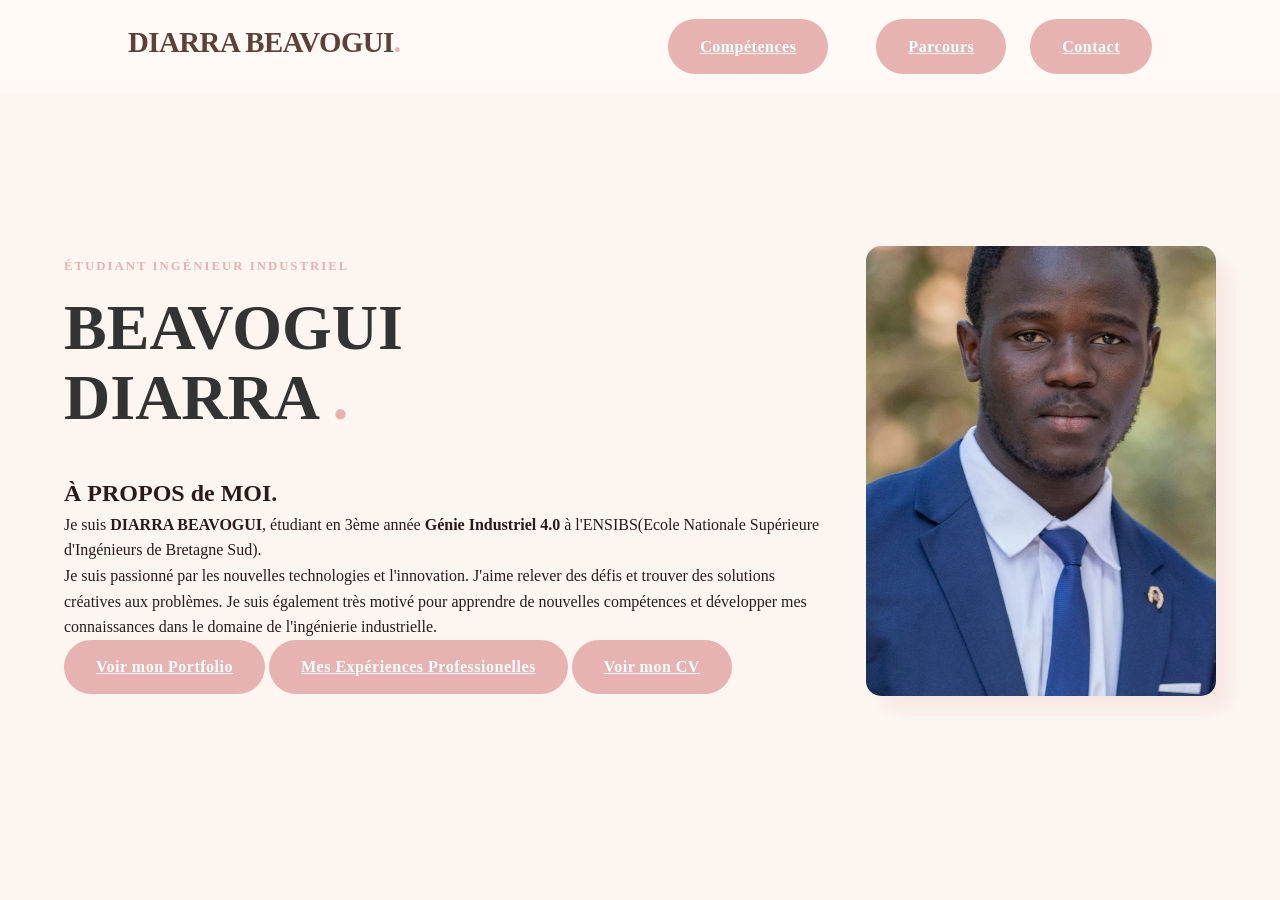
<file: index.html>
<!DOCTYPE html>
<html lang="fr">
<head>
    <title> DIARRA_BEAVOGUI_Portfolio</title>
    <link rel="stylesheet" href="style.css">
</head>
<body>
    <nav class="menu-principal">
        <div class="logo">DIARRA BEAVOGUI<span class="point-logo">.</span></div>        
        <ul class="liens-navigation">
            <li><a href="competences.html"  class= "bouton bouton-rose">Compétences</a></li>
            <li class="separateur">  </li>
            <li><a href="parcours.html"  class= "bouton bouton-rose">Parcours</a></li>
            <li><a href="contact.html" class= "bouton bouton-rose">Contact</a></li>
        </ul>
    </nav>
    <header class="en-tete-accueil">
        <div class="container disposition-accueil">
            <div class="texte-accueil">
                <p class="sous-titre">Étudiant Ingénieur Industriel</p>
                <h1>BEAVOGUI <br> DIARRA <span class="point-logo">.</span></h1>
                <p class="description" style="margin-bottom: 2.5rem; font-size: 1.1rem; line-height: 1.6;">
                    <h2>À PROPOS de MOI.</h2>
                    Je suis  <strong>DIARRA BEAVOGUI</strong>, étudiant en 3ème année  <strong> Génie Industriel 4.0</strong> à l'ENSIBS(Ecole Nationale Supérieure d'Ingénieurs de Bretagne Sud).<br> 
                    Je suis passionné par les nouvelles technologies et l'innovation.
                    J'aime relever des défis et trouver des solutions créatives aux problèmes. Je suis également très motivé pour apprendre de nouvelles
                    compétences et développer mes connaissances dans le domaine de l'ingénierie industrielle.
                </p>
                <div class="groupe-boutons">
                    <a href="Portfolio.html" class="bouton bouton-rose">Voir mon Portfolio</a>
                    <a href="Experience.html" class="bouton bouton-rose"> Mes Expériences Professionelles  </a>
                    <a href= "DIARRA_BEAVOGUI_CV_alternance.pdf" class="bouton bouton-rose">Voir mon CV</a>
                </div>
            </div>
            <div class="image-accueil">
                 <img src="photo_de_Diarra_Beavogui.jpg" alt="DIARRA BEAVOGUI">
            </div>
        </div>
    </header>
</body>
</html>
</file>
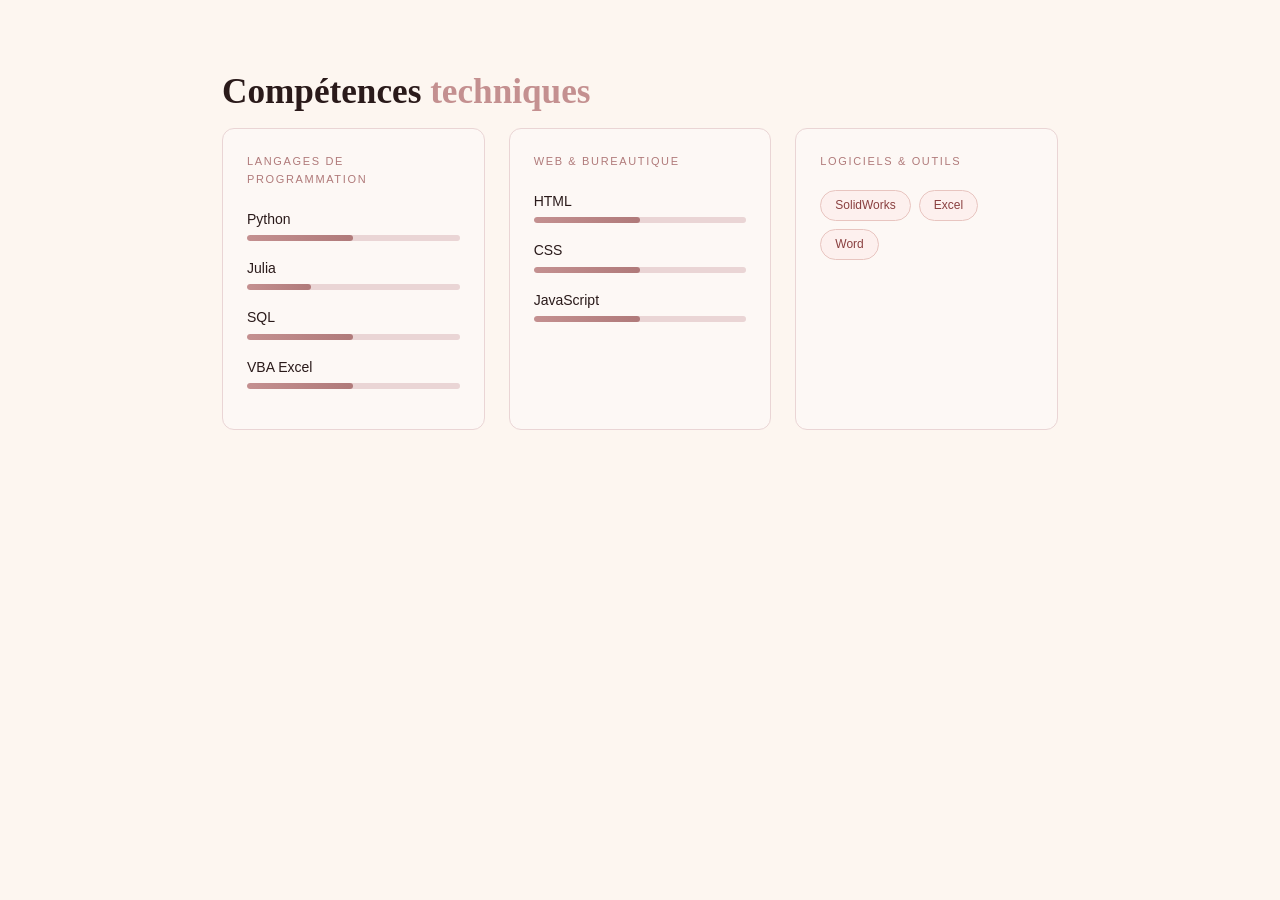
<file: competences.html>
<!DOCTYPE html>
<html lang="fr">
<head>
  <meta charset="UTF-8" />
  <meta name="viewport" content="width=device-width, initial-scale=1.0"/>
  <title>Compétences – Diarra Beavogui</title>
    <link rel="stylesheet" href="style.css" />
</head>
<body>
  <section class="competences">

    <h1 class="section-title">Compétences <span>techniques</span></h1>
    <div class="categories">

      <div class="cat-card">
        <p class="cat-title">Langages de programmation</p>

        <div class="skill-row">
          <div class="skill-name">Python </span></div>
          <div class="bar-bg"><div class="bar-fill" style="width: 50%;"></div></div>
        </div>

        <div class="skill-row">
          <div class="skill-name">Julia  </span></div>
          <div class="bar-bg"><div class="bar-fill" style="width: 30%;"></div></div>
        </div>

        <div class="skill-row">
          <div class="skill-name">SQL </div>
          <div class="bar-bg"><div class="bar-fill" style="width: 50%;"></div></div>
        </div>
        <div class="skill-row">
          <div class="skill-name">VBA Excel </span></div>
          <div class="bar-bg"><div class="bar-fill" style="width: 50%;"></div></div>
        </div>
      </div>

      <div class="cat-card">
        <p class="cat-title">Web & Bureautique</p>

        <div class="skill-row">
          <div class="skill-name">HTML </div>
          <div class="bar-bg"><div class="bar-fill" style="width: 50%;"></div></div>
        </div>

        <div class="skill-row">
          <div class="skill-name">CSS  </div>
          <div class="bar-bg"><div class="bar-fill" style="width: 50%;"></div></div>
        </div>

        <div class="skill-row">
          <div class="skill-name">JavaScript  </span></div>
          <div class="bar-bg"><div class="bar-fill" style="width: 50%;"></div></div>
        </div>
      </div>

      <div class="cat-card">
        <p class="cat-title">Logiciels & Outils</p>
        <div class="badge-row">
          <span class="badge">SolidWorks</span>
          <span class="badge">Excel</span>
          <span class="badge">Word</span>
        </div>
      </div>
    </div>
  </section>

</body>
</html>
</file>
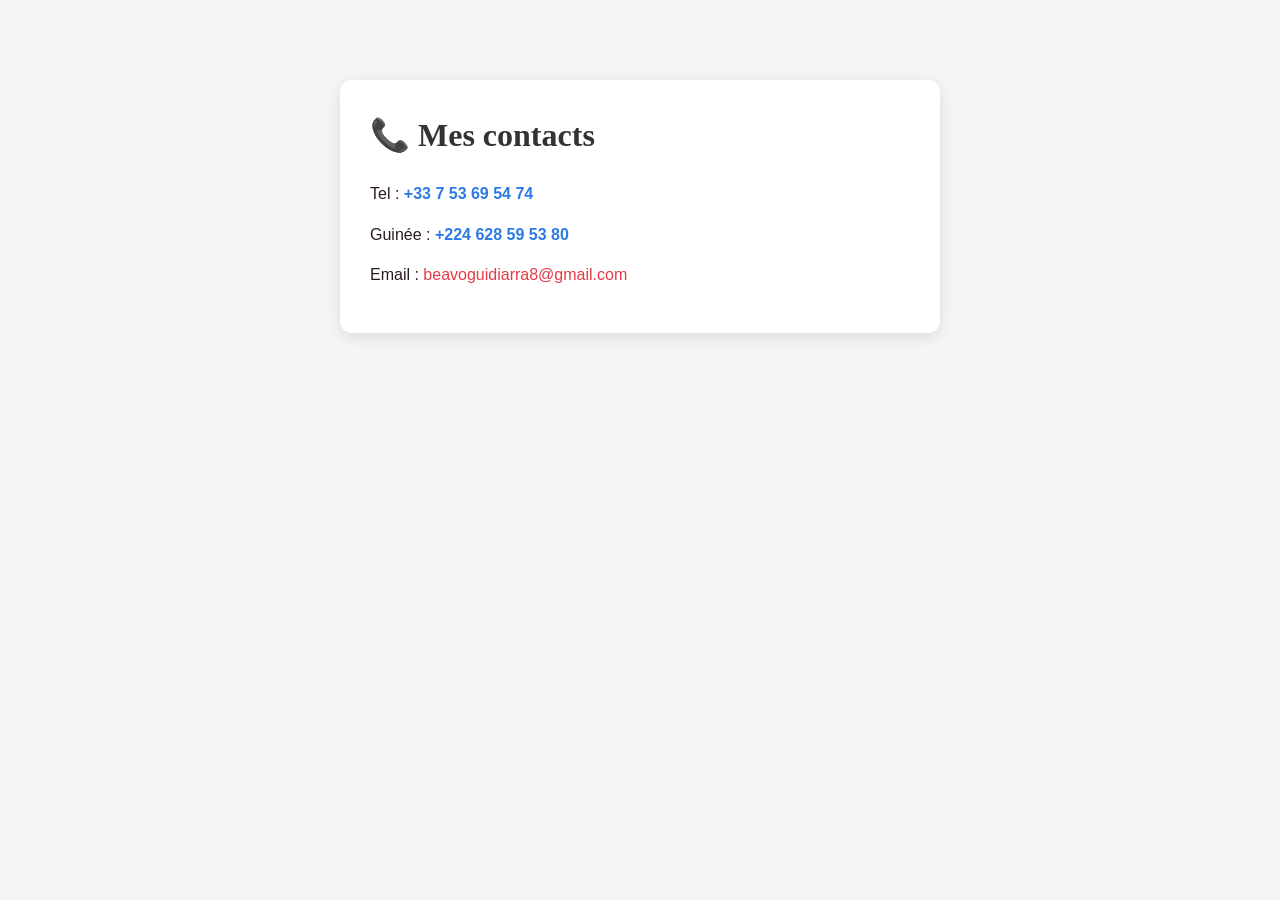
<file: contact.html>
<!DOCTYPE html>
<html>
    <head>
        <title>Me contacter</title>
        <link rel="stylesheet" href="style.css">
    </head>
    <body class="contact">
        <div class="container-contact">
            <h1>📞 Mes contacts</h1>
            <div class="contact-item">
                Tel : <span class="phone">+33 7 53 69 54 74</span>
            </div>

            <div class="contact-item">
                Guinée : <span class="phone">+224 628 59 53 80</span>
            </div>
            <div class="contact-item">
               Email : 
                <a href="mailto:beavoguidiarra8@gmail.com" class="email">
                   beavoguidiarra8@gmail.com
                </a>
           </div>
        </div>

    </body>
</html>
</file>
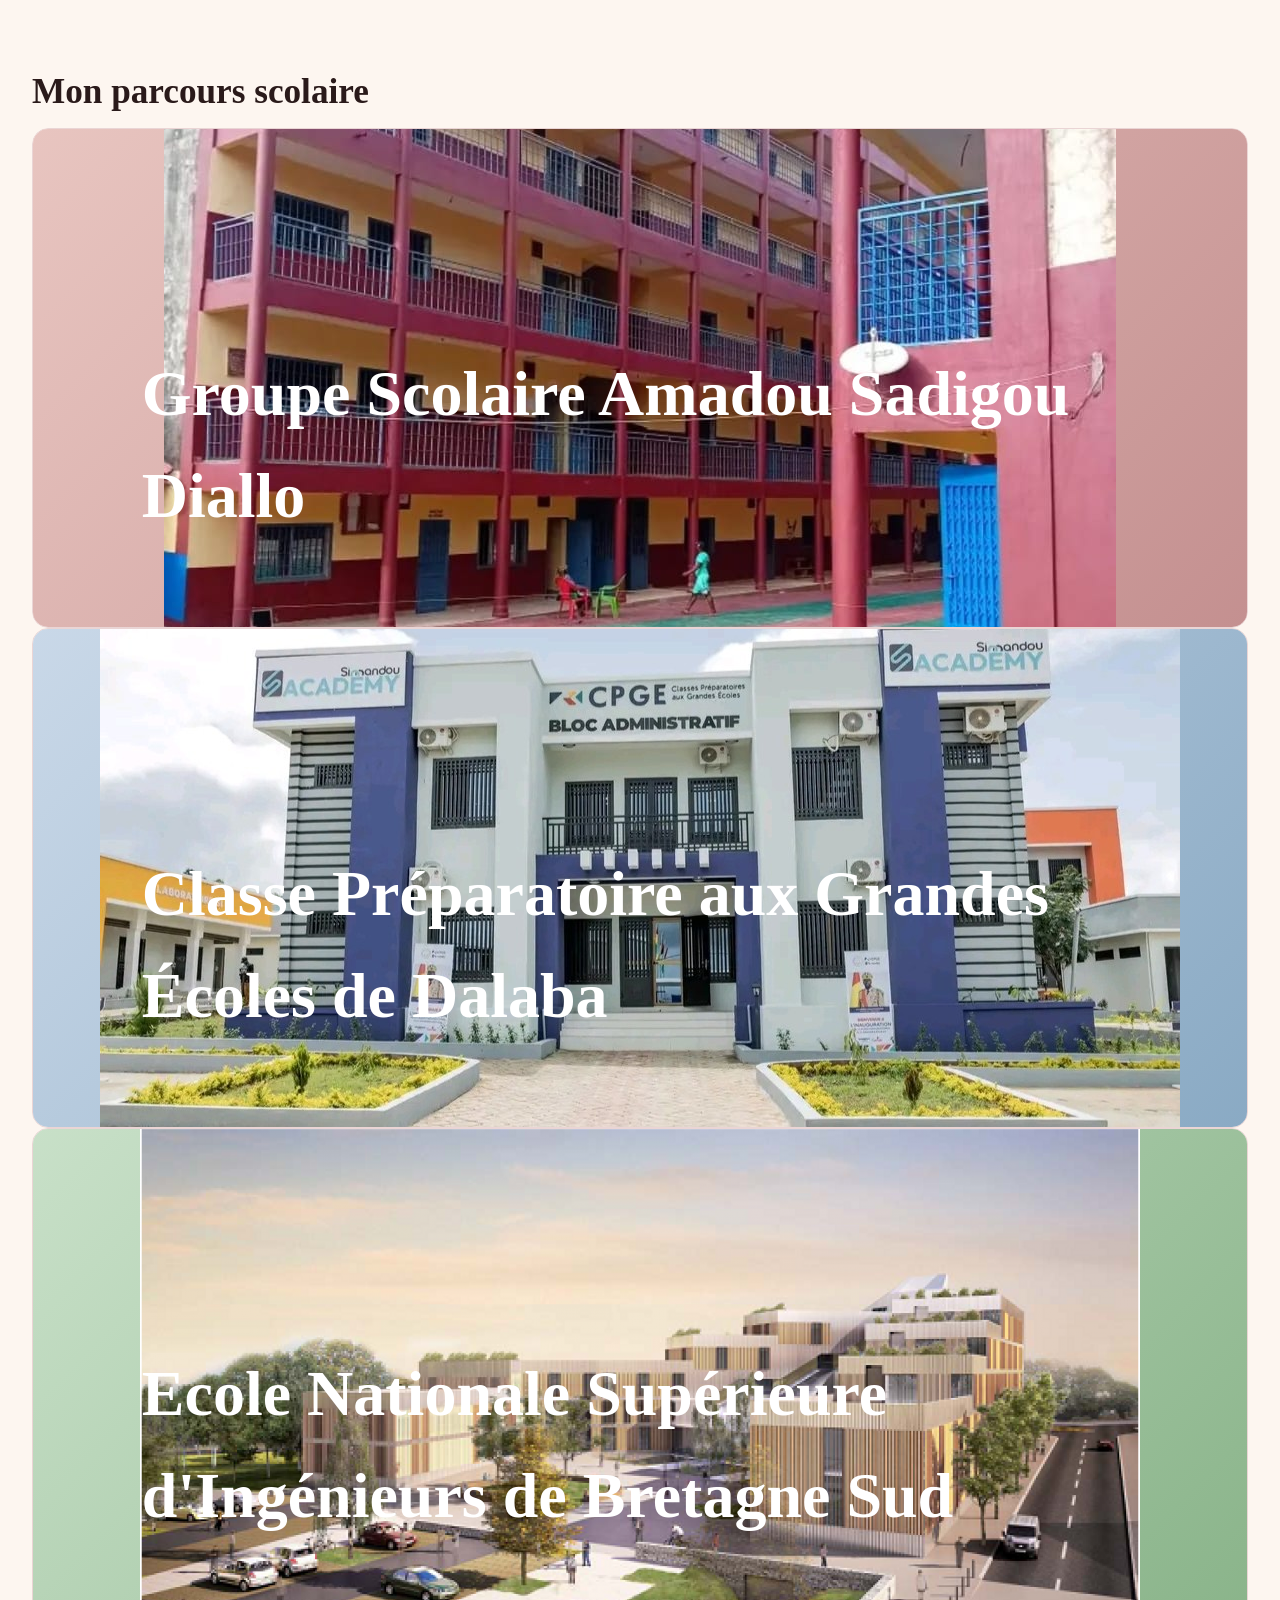
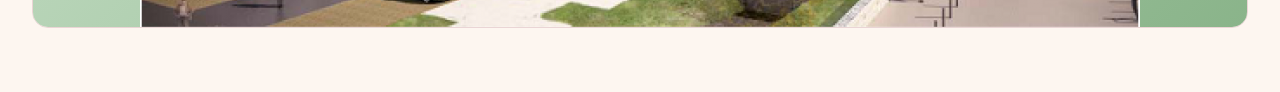
<file: parcours.html>
<!DOCTYPE html>
<html lang="fr">
<head>
  <meta charset="UTF-8" />
  <meta name="viewport" content="width=device-width, initial-scale=1.0"/>
  <title>Parcours – Diarra Beavogui</title>
  <link rel="stylesheet" href="style.css" />
</head>
<body>

  <section class="portfolio_parcours">

    <h2 class="section-title">Mon parcours scolaire</h2>
    <div  >

      <!-- Lycée -->
      <div class="projet-card_parcours"> 
        <div class="projet-card"> 
        <div class="projet-bg"> <img src="GS sadigou.jpeg" alt="GS Sadigou"></div>
        <div class="projet-titre-visible_parcours">Groupe Scolaire Amadou Sadigou Diallo</div>
        <div class="projet-overlay">
          <p class="overlay-tag">Lycée: 2021 à 2023</p>
          <h3 class="overlay-titre"> J'y ai fait tout mon lycée dans cette école en Sciences Mathématiques. <br> Et j'ai obtenu mon baccalauréat en 2023. </h3>
          <div class="overlay-techs">
            <span class="overlay-tech"><a href="https://www.facebook.com/profile.php?id=100069390261204" target="_blank"> Decouvrir l'école</a></span>
          </div>
        </div>
        </div>
      </div>

      <!--Prepas-->
      <div class="projet-card">
        <div class="projet-bg"> <img src="CPGE.jpeg" alt="CPGE_Dalaba"></div>
        <div class="projet-titre-visible_parcours">Classe Préparatoire aux Grandes Écoles de Dalaba</div>
        <div class="projet-overlay">
          <p class="overlay-tag"> Prepas: 2023 à 2025</p>
          <h3 class="overlay-titre"> j'ai fait ma prémière année de prépas dans la filière MPSI et ma deuxième année dans la filière MP.</h3>
          <div class="overlay-techs">
             <span class="overlay-tech"><a href="https://www.facebook.com/cpgeguinee" target="_blank">Découvrir l'école</a></span>
          </div>
        </div>
      </div>

      <!--Ecole d'ingénieurs -->
      <div class="projet-card">
        <div class="projet-bg"> <img src="ENSIBS.png" alt="ENSIBS"></div>
        <div class="projet-titre-visible_parcours">Ecole Nationale Supérieure d'Ingénieurs de Bretagne Sud</div>
        <div class="projet-overlay">
          <p class="overlay-tag">Ecole d'ingénieurs: 2025 jusqu'à présent</p>
          <h3 class="overlay-titre">J'ai intégré l'ENSIBS en 2025 et je suis actuellement en 3ème année de Génie Industriel 4.0.  </h3> 
          <div class="overlay-techs">
            <span class="overlay-tech"><a href="https://www.polytech-reseau.org/ensibs/">Découvrir l'école</a></span>
          </div>
        </div>
      </div>
    </div>
  </section>
</body>
</html>
</file>
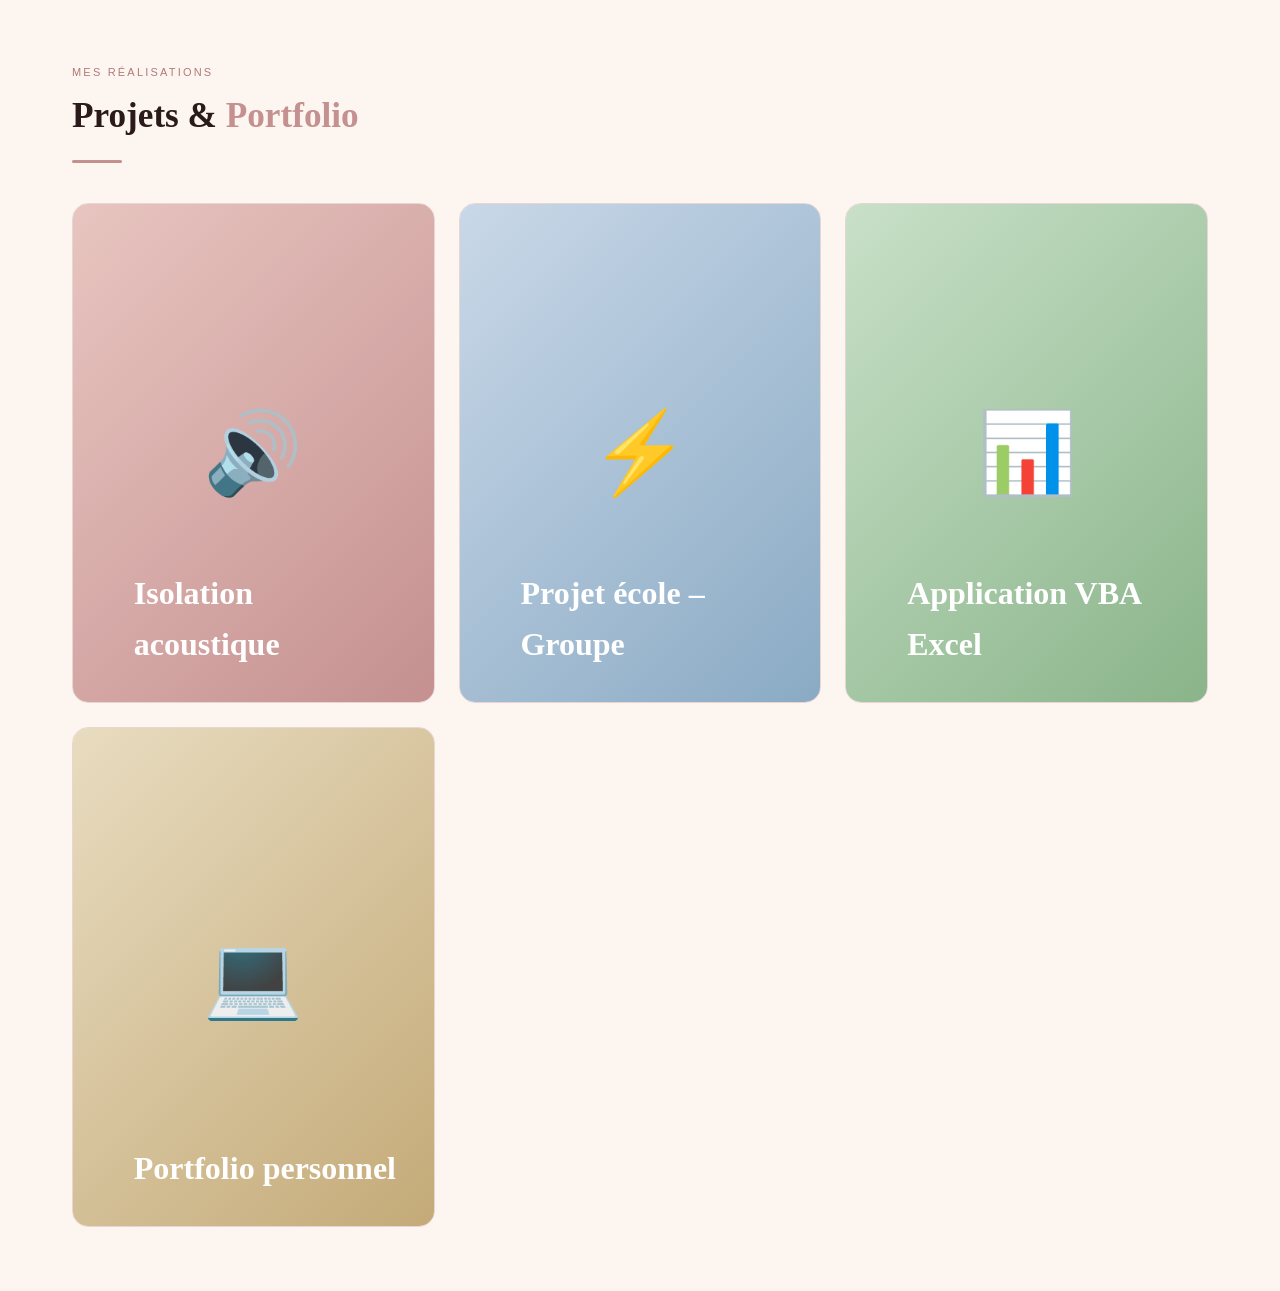
<file: Portfolio.html>
<!DOCTYPE html>
<html lang="fr">
<head>
  <meta charset="UTF-8" />
  <meta name="viewport" content="width=device-width, initial-scale=1.0"/>
  <title>Portfolio – Diarra Beavogui</title>
  <link rel="stylesheet" href="style.css" />
</head>
<body>

  <section class="portfolio">

    <p class="section-label">Mes réalisations</p>
    <h2 class="section-title">Projets & <span>Portfolio</span></h2>
    <div class="divider"></div>

    <div class="projets-grid">

      <!-- PROJET 1 -->
      <div class="projet-card">
        <div class="projet-bg"> 🔊</div>
        <div class="projet-titre-visible">Isolation acoustique</div>
        <div class="projet-overlay">
          <p class="overlay-tag">Projet de TIPE – Classe prépa</p>
          <h3 class="overlay-titre"> Utilisation des Boîtes d'œufs comme absorbants acoustiques</h3>
          <p class="overlay-desc">
           Étude expérimentale de l'utilisation des boîtes d'œufs en cartons alvéolés 
           comme barrières d'isolation phonique. Mesures et analyse des propriétés 
           acoustiques.
          </p>
          <div class="overlay-techs">
            <span class="overlay-tech">Acoustique</span>
            <span class="overlay-tech">Expérimental</span>
            <span class="overlay-tech">Présentation</span>
          </div>
        </div>
      </div>

      <!-- PROJET 2 -->
      <div class="projet-card">
        <div class="projet-bg">⚡</div>
        <div class="projet-titre-visible"> Projet école – Groupe</div>
        <div class="projet-overlay">
          <p class="overlay-tag">Projet école – Groupe</p>
          <h3 class="overlay-titre">Modélisation électrique d'une ligne de production</h3>
          <p class="overlay-desc">
            Modélisation de la consommation électrique d'une ligne de production de pizzas.
          </p>
          <div class="overlay-techs">
            <span class="overlay-tech">Modélisation</span>
            <span class="overlay-tech"> Electricité</span>
            <span class="overlay-tech">Travail en équipe</span>
          </div>
        </div>
      </div>

      <!-- PROJET 3 -->
      <div class="projet-card">
        <div class="projet-bg">📊</div>
        <div class="projet-titre-visible">Application VBA Excel</div>
        <div class="projet-overlay">
          <p class="overlay-tag"> Projet école – VBA Excel</p>
          <h3 class="overlay-titre"> Application de gestion des des entrées et sorties de crochets</h3>
          <p class="overlay-desc">
           Développement d'une application VBA Excel pour gérer les entrées et 
          sorties de crochets d'une entreprise. Interface utilisateur, base de 
          données intégrée et génération automatique de rapports.
          </p>
          <div class="overlay-techs">
            <span class="overlay-tech">VBA</span>
            <span class="overlay-tech">Excel</span>
            <span class="overlay-tech">Gestion de données</span>
          </div>
          <span class="overlay-arrow">→</span>
        </div>
      </div>

      <!-- PROJET 4 -->
      <div class="projet-card">
        <div class="projet-bg">💻</div>
        <div class="projet-titre-visible">Portfolio personnel</div>
        <div class="projet-overlay">
          <p class="overlay-tag">Projet personnel-Site Web</p>
          <h3 class="overlay-titre">Site web portfolio</h3>
          <p class="overlay-desc">
           Conception et développement d'un site portfolio pour présenter 
          mes compétences et projets. Avec un design professionnel réalisé 
          entièrement en HTML, CSS et JavaScript.
          </p>
          <div class="overlay-techs">
            <span class="overlay-tech">HTML</span>
            <span class="overlay-tech">CSS</span>
            <span class="overlay-tech">JavaScript</span>
          </div>
          <span class="overlay-arrow">→</span>
        </div>
      </div>

    </div>
  </section>
</body>
</html>
</file>
<file: style.css>
/* -----------------------------------------------------------
   1. Mise à 0 des margin 
----------------------------------------------------------- */
 * {
    margin: 0;
    padding: 0;
    box-sizing: border-box;
}

/* -----------------------------------------------------------
   2. VARIABLES (Palette de couleurs & Polices)
----------------------------------------------------------- */
:root {
    --bg-body: #fffbf7;
    --bg-cards: #ffffff;
    --text-main: #5d4037;
    --text-muted: #8d6e63;
    --accent: #e6b2b2;
    --accent-hover: #d29696;
    --accent-light: #faebeb;
    --font-titles: 'Playfair Display', serif;
    --font-body: 'Outfit', sans-serif;    
 
}

/* -----------------------------------------------------------
   3. STYLES GÉNÉRAUX ET STRUCTURE
----------------------------------------------------------- */
body {
    font-family: var(--font-body);
    background-color: var(--bg-body);
    color: var(--text-main);
    line-height: 1.6;
}

 

ul { list-style: none; }

h1,.logo {
    font-family: var(--font-titles);
    font-weight: 800;
    color: var(--text-main);
}

.container {
    width: 90%;
    max-width: 1200px;
    margin: 0 auto;
}

 .description{
    font-size: 1.1rem;
    color: var(--text-muted);
    max-width: 600px;
    margin: 0 auto;
    text-align: center;
    margin-bottom: 2.5rem;
    line-height: 1.6;
}

/* -----------------------------------------------------------
   4. NAVIGATION (Menu principal)
----------------------------------------------------------- */
.menu-principal {
    padding: 1.2rem 10%;
    display: flex;
    justify-content: space-between;
    background: rgba(255, 251, 247, 0.95);
}

.logo { font-size: 1.8rem; letter-spacing: -0.5px; }
.point-logo { color: var(--accent); }

.liens-navigation {
    display: flex;
    align-items: center;
    gap: 1.5rem;
}

/* -----------------------------------------------------------
   5. ACCUEIL (Bannière)
----------------------------------------------------------- */
.en-tete-accueil {
    min-height: 85vh;
    display: flex;
    align-items: center;
}

.disposition-accueil {
    display: flex;
    justify-content: space-between;
    align-items: center;
    gap: 2rem;
}

.sous-titre {
    text-transform: uppercase;
    font-size: 0.8rem;
    letter-spacing: 2px;
    color: var(--accent);
    font-weight: 700;
    margin-bottom: 1rem;
}

.texte-accueil h1 {
    font-size: 4rem;
    line-height: 1.1;
    margin-bottom: 1.5rem;
}

.image-accueil img {
    width: 350px;
    height: 450px;
    object-fit: cover;
    border-radius: 15px;
    box-shadow: 15px 15px 15px rgba(230, 178, 178, 0.2);
}

.bouton {
    padding: 0.9rem 2rem;
    border-radius: 50px;
    font-weight: 600;
    letter-spacing: 0.5px;
    display: inline-block;
    cursor: pointer;
    border: none;
}

.bouton-rose {
    background-color: var(--accent);
    color: white;
}
.bouton-rose:hover {
    background-color: var(--accent-hover);
    transform: translateY(-1px);
}

.bouton-contour {
    border: 1px solid var(--text-main);
    color: var(--text-main);
    background: transparent;
}

/*   contact.html */
.contact{
    font-family: Arial, sans-serif;
    background-color: #f5f5f5;
    margin: 0;
    padding: 0;
}
.container-contact {
    max-width: 600px;
    margin: 80px auto;
    background-color: #ffffff;
    padding: 30px;
    border-radius: 12px;
    box-shadow: 0 4px 15px rgba(0,0,0,0.1);
}

h1 {
    color: #333;
    margin-bottom: 20px;
}

.contact-item {
    margin-bottom: 15px;
    font-size: 16px;
}

.phone {
    color: #2c7be5;
    font-weight: bold;
}

.email {
    color: #e63946;
    text-decoration: none;
}

.email:hover {
    text-decoration: underline;
}

/*  ---------------------competences.html -----------------------*/

    * {
      box-sizing: border-box;
      margin: 0;
      padding: 0;
    }

     body {
      background-color: #fdf6f0;
      font-family: Georgia, serif;
      color: #2a1a1a;
    }

    .competences {
      max-width: 900px;
      margin: 0 auto;
      padding: 4rem 2rem;
    }

    .section-label {
      font-family: 'Trebuchet MS', sans-serif;
      font-size: 11px;
      letter-spacing: 0.2em;
      color: #b07a7a;
      text-transform: uppercase;
      margin-bottom: 0.4rem;
    }

    .section-title {
      font-size: 2.2rem;
      font-weight: 700;
      color: #2a1a1a;
      margin-bottom: 0.5rem;
    }

    .section-title span {
      color: #c49090;
    }

    .divider {
      width: 50px;
      height: 3px;
      background-color: #c49090;
      border-radius: 2px;
      margin: 1rem 0 2.5rem;
    }

    .categories {
      display: grid;
      grid-template-columns: repeat(auto-fit, minmax(260px, 1fr));
      gap: 1.5rem;
    }

    .cat-card {
      background-color: #fdf8f5;
      border: 1px solid #ead5d5;
      border-radius: 12px;
      padding: 1.5rem;
    }

    .cat-title {
      font-family: 'Trebuchet MS', sans-serif;
      font-size: 11px;
      letter-spacing: 0.15em;
      color: #b07a7a;
      text-transform: uppercase;
      margin-bottom: 1.2rem;
    }

    .skill-row {
      margin-bottom: 1rem;
    }

    .skill-name {
      font-family: 'Trebuchet MS', sans-serif;
      font-size: 14px;
      color: #2a1a1a;
      margin-bottom: 5px;
      display: flex;
      justify-content: space-between;
    }

    .bar-bg {
      background-color: #ead5d5;
      border-radius: 99px;
      height: 6px;
      overflow: hidden;
    }

    .bar-fill {
      height: 100%;
      border-radius: 99px;
      background: linear-gradient(90deg, #c49090, #b07a7a);
      animation: grow 1s ease forwards;
    }

    @keyframes grow {
      from { width: 0; }
    }

    .badge-row {
      display: flex;
      flex-wrap: wrap;
      gap: 8px;
      margin-top: 0.5rem;
    }

    .badge {
      background-color: #fdf0ee;
      border: 1px solid #e8c5c0;
      color: #8a4040;
      font-family: 'Trebuchet MS', sans-serif;
      font-size: 12px;
      padding: 5px 14px;
      border-radius: 99px;
    }


 
/*  ---------------------projets.html -----------------------*/
    .portfolio {
      max-width: 950px;
      margin: 0 auto;
      padding: 3rem 3rem;
    }

 
    .section-title {
      font-size: 2.2rem;
      font-weight: 700;
      color: #2a1a1a;
      margin-bottom: 0.5rem;
    }

    .section-title span {
      color: #c49090;
    }

    .projets-grid {
      display: grid;
      grid-template-columns: repeat(auto-fit, minmax(280px, 1fr));
      gap: 1.5rem;
    }

    .projet-card {
      background-color: #fdf8f5;
      border: 1px solid #ead5d5;
      border-radius: 12px;
      padding: 1.8rem;
      transition: transform 0.2s ease, box-shadow 0.2s ease;
    }

    .projet-card:hover {
      transform: translateY(-4px);
      box-shadow: 0 8px 24px rgba(180, 100, 100, 0.12);
    }

    .projet-icone {
      font-size: 2rem;
      margin-bottom: 1rem;
    }

    .projet-tag {
      font-family: 'Trebuchet MS', sans-serif;
      font-size: 10px;
      letter-spacing: 0.15em;
      text-transform: uppercase;
      color: #b07a7a;
      background-color: #fdf0ee;
      border: 1px solid #e8c5c0;
      padding: 3px 10px;
      border-radius: 99px;
      display: inline-block;
      margin-bottom: 0.8rem;
    }

    .projet-titre {
      font-size: 1.1rem;
      font-weight: 700;
      color: #2a1a1a;
      margin-bottom: 0.6rem;
    }

    .projet-desc {
      font-family: 'Trebuchet MS', sans-serif;
      font-size: 13px;
      color: #5a3a3a;
      line-height: 1.6;
    }

    .projet-techs {
      display: flex;
      flex-wrap: wrap;
      gap: 6px;
      margin-top: 1rem;
    }

    .tech-badge {
      font-family: 'Trebuchet MS', sans-serif;
      font-size: 11px;
      color: #8a4040;
      background-color: #fdf0ee;
      border: 1px solid #e8c5c0;
      padding: 3px 10px;
      border-radius: 99px;
    }

/***  ---------------------parcours.html et competences -----------------------*/
  .portfolio {
      max-width: 1200px;
      margin: 0 auto;
      padding: 4rem 2rem;
    }
      .portfolio_parcours{
      max-width: 2000px;
      margin: 0 auto;
      padding: 4rem 2rem;
    }
    
   .projet-card {
      position: relative;
      height: 500px;
      border-radius: 16px;
      overflow: hidden;
      cursor: pointer;
    }
   .projet-card_parcours {
      position: relative;
      height: 500px;
      border-radius: 16px;
      overflow: hidden;
      cursor: pointer;
    }
    /* Fond coloré qui simule une image */
    .projet-bg {
      position: absolute;
      inset: 0;
      display: flex;
      align-items: center;
      justify-content: center;
      font-size: 5rem;
      transition: transform 0.4s ease;
    }

    /* Couleurs de fond différentes par carte */
    .projet-card:nth-child(1) .projet-bg { background: linear-gradient(135deg, #e8c5c0, #c49090); }
    .projet-card:nth-child(2) .projet-bg { background: linear-gradient(135deg, #c9d8e8, #8aaac4); }
    .projet-card:nth-child(3) .projet-bg { background: linear-gradient(135deg, #c8e0c8, #8ab48a); }
    .projet-card:nth-child(4) .projet-bg { background: linear-gradient(135deg, #e8dcc0, #c4aa78); }

    /* Titre visible en permanence en bas */
    .projet-titre-visible {
      position: absolute;
      bottom:0;
      padding: 2rem 2rem;
      color: white;
      font-size: 2rem;
      font-weight: 700;
    }
    .projet-titre-visible_parcours {
      position: absolute;
      bottom:0;
      padding: 5rem 5rem;
      color: white;
      font-size: 4rem;
      font-weight: 700;
    }
    /* =====================
       OVERLAY AU SURVOL
    ===================== */
    .projet-overlay {
      position: absolute;
      inset: 0;
      background: rgba(42, 10, 10, 0.88);
      display: flex;
      flex-direction: column;
      justify-content: center;
      padding: 1.8rem;
      opacity: 0;
      transform: translateY(20px);
      transition: opacity 0.35s ease, transform 0.35s ease;
      z-index: 2;
    }

    .projet-card:hover .projet-overlay {
      opacity: 1;
      transform: translateY(0);
    }

    .overlay-tag {
      font-family: 'Trebuchet MS', sans-serif;
      font-size: 10px;
      letter-spacing: 0.15em;
      text-transform: uppercase;
      color: #e8c5c0;
      margin-bottom: 0.6rem;
    }

    .overlay-titre {
      font-size: 1.1rem;
      font-weight: 700;
      color: #ffffff;
      margin-bottom: 0.8rem;
      line-height: 1.4;
    }

    .overlay-techs {
      display: flex;
      flex-wrap: wrap;
      gap: 6px;
    }

    .overlay-tech {
      font-family: 'Trebuchet MS', sans-serif;
      font-size: 10px;
      color: #2a1a1a;
      background-color: #e8c5c0;
      padding: 3px 10px;
      border-radius: 99px;
    }

    .overlay-desc {
      font-family: 'Trebuchet MS', sans-serif;
      font-size: 12px;
      color: #d4b0b0;
      line-height: 1.7;
      margin-bottom: 1rem;
    }
</file>
